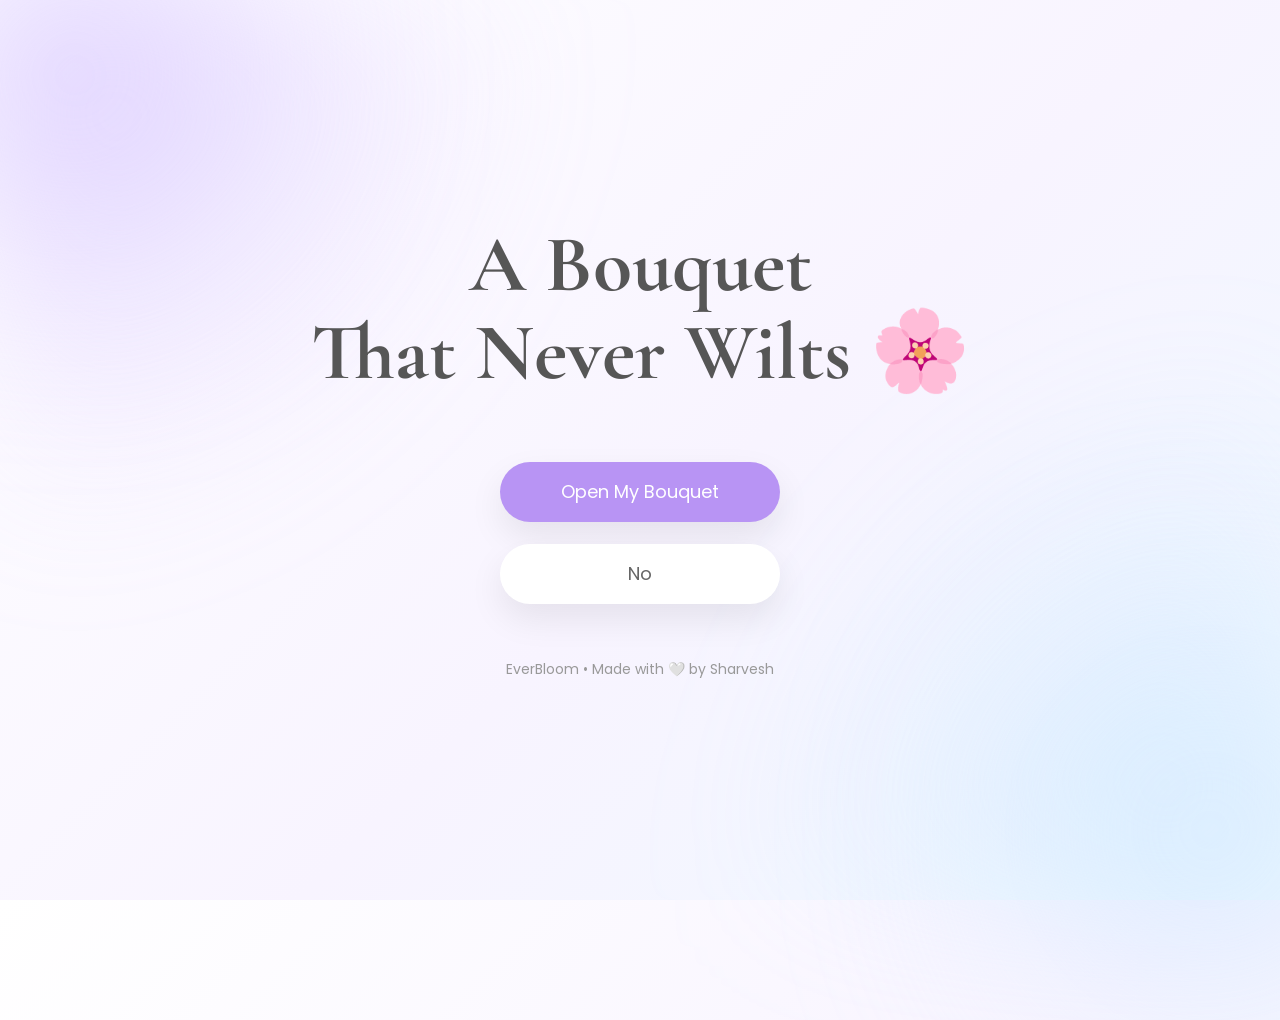
<file: index.html>
<!DOCTYPE html>
<html lang="en">

<head>

    <meta charset="UTF-8">
    <meta name="viewport" content="width=device-width, initial-scale=1.0">

    <title>A Bouquet That Never Wilts 🌸</title>

    <!-- Favicon -->
    <link rel="icon" type="image/png" href="assets/bouquet.png">

    <!-- Google Fonts -->
    <link rel="preconnect" href="https://fonts.googleapis.com">

    <link rel="preconnect"
          href="https://fonts.gstatic.com"
          crossorigin>

    <link href="https://fonts.googleapis.com/css2?family=Cormorant+Garamond:wght@500;600;700&family=Poppins:wght@300;400;500;600&display=swap"
          rel="stylesheet">

    <!-- CSS -->
    <link rel="stylesheet" href="css/style.css">

</head>

<body>

    <!-- ==========================
            LOADING SCREEN
    =========================== -->

    <div id="loader">

        <div class="loader-content">

            <img src="assets/bouquet.png"
                 alt="Bouquet">

            <h2>EverBloom</h2>

            <p>Preparing your bouquet...</p>

        </div>

    </div>

    <!-- ==========================
            BACKGROUND
    =========================== -->

    <div class="background"></div>

    <div class="glow glow1"></div>
    <div class="glow glow2"></div>

    <!-- Floating Petals -->
    <div id="petals"></div>

    <!-- ==========================
            HERO
    =========================== -->

    <section class="hero">

        <h1>

            A Bouquet

            <br>

            That Never Wilts 🌸

        </h1>

        <div class="buttons">

            <button id="yes">

                Open My Bouquet

            </button>

            <button id="no">

                No

            </button>

        </div>

        <p class="footer">

            EverBloom • Made with 🤍 by Sharvesh

        </p>

    </section>

    <!-- JavaScript -->
    <script src="js/app.js"></script>

</body>

</html>
</file>
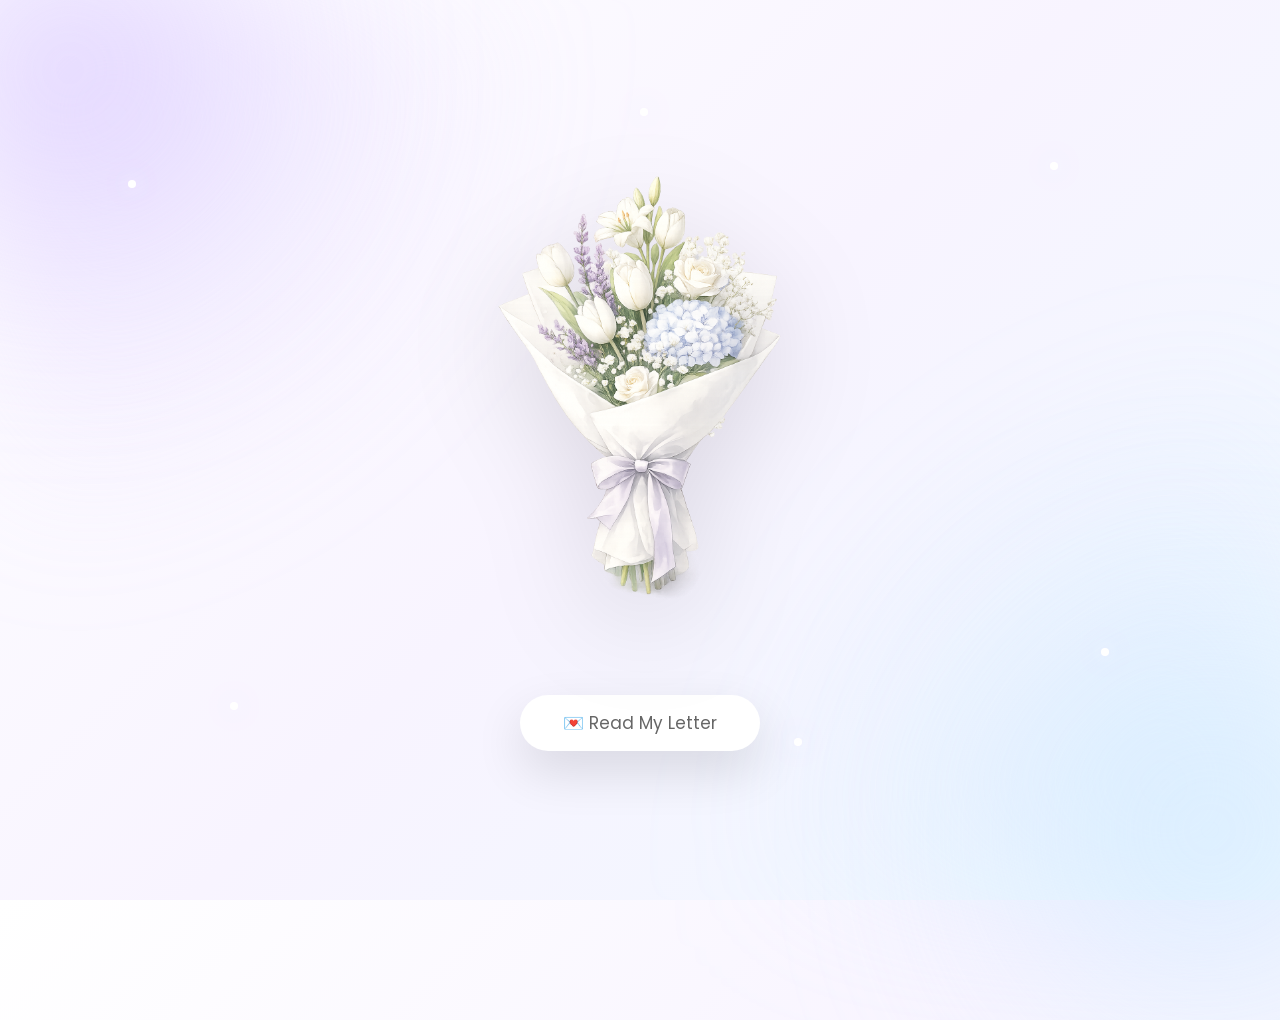
<file: bouquet.html>
<!DOCTYPE html>
<html lang="en">

<head>

    <meta charset="UTF-8">

    <meta name="viewport"
          content="width=device-width, initial-scale=1.0">

    <title>EverBloom • Bouquet</title>

    <link rel="icon"
          type="image/png"
          href="assets/bouquet.png">

    <!-- Fonts -->

    <link rel="preconnect"
          href="https://fonts.googleapis.com">

    <link rel="preconnect"
          href="https://fonts.gstatic.com"
          crossorigin>

    <link href="https://fonts.googleapis.com/css2?family=Cormorant+Garamond:wght@500;600;700&family=Poppins:wght@300;400;500;600&display=swap"
          rel="stylesheet">

    <link rel="stylesheet"
          href="css/bouquet.css">

</head>

<body>

    <!-- Background -->

    <div class="background"></div>

    <div class="glow glow-left"></div>

    <div class="glow glow-right"></div>

    <!-- Floating Petals -->

    <div id="petals"></div>

    <!-- Sparkles -->

    <div class="sparkles">

        <span></span>
        <span></span>
        <span></span>
        <span></span>
        <span></span>
        <span></span>

    </div>

    <!-- Main -->

    <main class="hero">

        <div class="bouquet-container">

            <img
                id="bouquet"
                src="assets/bouquet.png"
                alt="Bouquet">

        </div>

        <button id="letterBtn">

            💌 Read My Letter

        </button>

    </main>

    <!-- Letter -->

    <div id="overlay">

        <div id="letter">

            <button id="close">

                ✕

            </button>

            <h1>

                For You 🌸

            </h1>

            <div class="letter-text">

                <p>

                    Flowers are meant to be admired,

                    but they eventually fade.

                </p>

                <br>

                <p>

                    So here's a bouquet

                    that never smells,

                    never spoils,

                    and stays in your hands forever.

                </p>

                <br><br>

                <div class="signature">

                    — Sharvesh 

                </div>

            </div>

        </div>

    </div>

    <script src="js/bouquet.js"></script>

</body>

</html>
</file>
<file: css/style.css>
/* ===================================================
   EVERBLOOM
   STYLE.CSS
   PART 1
=================================================== */

*{
    margin:0;
    padding:0;
    box-sizing:border-box;
}

:root{

    --white:#ffffff;
    --lavender:#f7f2ff;
    --lavender-dark:#b894f4;
    --blue:#edf7ff;
    --text:#565656;

}

html{

    scroll-behavior:smooth;

}

body{

    width:100%;
    height:100vh;

    overflow:hidden;

    position:relative;

    display:flex;
    justify-content:center;
    align-items:center;

    font-family:'Poppins',sans-serif;

    background:
    linear-gradient(
        135deg,
        #ffffff 0%,
        #f8f4ff 55%,
        #eef8ff 100%
    );

    transition:
    opacity .6s ease,
    transform .6s ease;

}

/* =====================================
      LOADING SCREEN
===================================== */

#loader{

    position:fixed;

    inset:0;

    background:white;

    display:flex;

    justify-content:center;

    align-items:center;

    z-index:9999;

    transition:.8s;

}

#loader.hide{

    opacity:0;

    visibility:hidden;

}

.loader-content{

    text-align:center;

}

.loader-content img{

    width:110px;

    animation:loaderFloat 2.5s ease-in-out infinite;

}

.loader-content h2{

    margin-top:18px;

    font-family:'Cormorant Garamond',serif;

    font-size:42px;

    color:#666;

}

.loader-content p{

    margin-top:10px;

    color:#999;

    font-size:15px;

}

/* =====================================
      BACKGROUND
===================================== */

.background{

    position:absolute;

    inset:0;

    z-index:-5;

    background:

    radial-gradient(circle at top left,
    rgba(211,190,255,.55),
    transparent 35%),

    radial-gradient(circle at bottom right,
    rgba(188,223,255,.45),
    transparent 35%);

    filter:blur(70px);

}

.glow{

    position:absolute;

    border-radius:50%;

    filter:blur(120px);

    opacity:.5;

}

.glow1{

    width:350px;
    height:350px;

    background:#d5c4ff;

    top:-100px;
    left:-100px;

}

.glow2{

    width:380px;
    height:380px;

    background:#d5ebff;

    right:-120px;
    bottom:-120px;

}

/* =====================================
      HERO
===================================== */

.hero{

    text-align:center;

    z-index:10;

    animation:heroFade 1.5s ease;

}

.hero h1{

    font-family:'Cormorant Garamond',serif;

    font-size:5rem;

    line-height:1.1;

    color:var(--text);

    margin-bottom:65px;

}

/* =====================================
      BUTTONS
===================================== */

.buttons{

    display:flex;

    flex-direction:column;

    gap:22px;

    align-items:center;

    position:relative;

}

button{

    width:280px;

    height:60px;

    border:none;

    border-radius:50px;

    font-size:18px;

    cursor:pointer;

    transition:.35s;

    font-family:'Poppins',sans-serif;

    box-shadow:

    0 15px 35px rgba(0,0,0,.08);

}

#yes{

    background:#b894f4;

    color:white;

}

#yes:hover{

    transform:translateY(-4px);

    box-shadow:

    0 22px 45px rgba(184,148,244,.35);

}

#no{

    background:white;

    color:#666;

}

/* =====================================
      FOOTER
===================================== */

.footer{

    margin-top:55px;

    color:#999;

    font-size:14px;

}
/* =====================================
      PETALS
===================================== */

#petals{

    position:fixed;

    inset:0;

    pointer-events:none;

    overflow:hidden;

    z-index:2;

}

.petal{

    position:absolute;

    top:-40px;

    animation:fall linear forwards;

}

/* =====================================
      PAGE TRANSITION
===================================== */

body.fade-out{

    opacity:0;

    transform:scale(.97);

}

/* =====================================
      ANIMATIONS
===================================== */

@keyframes heroFade{

    from{

        opacity:0;

        transform:
        translateY(50px);

    }

    to{

        opacity:1;

        transform:
        translateY(0);

    }

}

@keyframes loaderFloat{

    0%{

        transform:
        translateY(0);

    }

    50%{

        transform:
        translateY(-12px);

    }

    100%{

        transform:
        translateY(0);

    }

}

@keyframes fall{

    0%{

        transform:
        translateY(-60px)
        rotate(0deg);

    }

    100%{

        transform:
        translateY(110vh)
        rotate(360deg);

    }

}

/* =====================================
      BUTTON EFFECTS
===================================== */

button:active{

    transform:scale(.97);

}

button:focus{

    outline:none;

}

/* =====================================
      SCROLLBAR
===================================== */

::-webkit-scrollbar{

    display:none;

}

/* =====================================
      MOBILE
===================================== */

@media(max-width:900px){

.hero h1{

font-size:3.8rem;

margin-bottom:50px;

padding:0 20px;

}

button{

width:250px;

height:56px;

font-size:17px;

}

.footer{

padding:0 20px;

}

.loader-content img{

width:90px;

}

.loader-content h2{

font-size:34px;

}

}

@media(max-width:600px){

.hero{

padding:20px;

}

.hero h1{

font-size:2.8rem;

line-height:1.2;

margin-bottom:40px;

}

.buttons{

gap:18px;

}

button{

width:220px;

height:52px;

font-size:15px;

}

.loader-content img{

width:75px;

}

.loader-content h2{

font-size:28px;

}

.loader-content p{

font-size:14px;

}

.footer{

font-size:12px;

margin-top:40px;

}

.glow1{

width:240px;
height:240px;

}

.glow2{

width:260px;
height:260px;

}

}
</file>
<file: css/bouquet.css>
/* ===================================================
   EVERBLOOM
   bouquet.css
   PART 1
=================================================== */

*{
    margin:0;
    padding:0;
    box-sizing:border-box;
}

:root{

    --white:#ffffff;
    --lavender:#f8f3ff;
    --blue:#eef7ff;
    --text:#555;
    --shadow:0 20px 50px rgba(0,0,0,.12);

}

html,
body{

    width:100%;
    height:100%;

}

body{

    overflow:hidden;

    font-family:'Poppins',sans-serif;

    display:flex;

    justify-content:center;

    align-items:center;

    position:relative;

    background:
    linear-gradient(
        135deg,
        #ffffff,
        #f8f4ff,
        #eef8ff
    );

}

/* ===========================
        Background
=========================== */

.background{

    position:absolute;

    inset:0;

    background:

    radial-gradient(circle at top left,
    rgba(218,201,255,.55),
    transparent 35%),

    radial-gradient(circle at bottom right,
    rgba(194,225,255,.45),
    transparent 35%);

    filter:blur(70px);

    z-index:-5;

}

.glow{

    position:absolute;

    border-radius:50%;

    filter:blur(120px);

    opacity:.55;

}

.glow-left{

    width:340px;

    height:340px;

    background:#d6c4ff;

    left:-100px;

    top:-100px;

}

.glow-right{

    width:380px;

    height:380px;

    background:#d5ecff;

    right:-120px;

    bottom:-120px;

}

/* ===========================
          Hero
=========================== */

.hero{

    width:100%;

    display:flex;

    flex-direction:column;

    justify-content:center;

    align-items:center;

    animation:heroFade 1.5s ease;

}

/* ===========================
        Bouquet
=========================== */

.bouquet-container{

    width:420px;

    display:flex;

    justify-content:center;

    align-items:center;

}

#bouquet{

    width:340px;

    user-select:none;

    pointer-events:none;

    filter:

    drop-shadow(0 30px 55px rgba(0,0,0,.12));

}

/* ===========================
      Read Letter Button
=========================== */

#letterBtn{

    margin-top:35px;

    width:240px;

    height:56px;

    border:none;

    border-radius:50px;

    cursor:pointer;

    background:white;

    color:#666;

    font-size:17px;

    font-family:'Poppins',sans-serif;

    box-shadow:var(--shadow);

    transition:.35s;

}

#letterBtn:hover{

    transform:translateY(-4px);

    box-shadow:

    0 25px 55px rgba(0,0,0,.15);

}

/* ===========================
        Sparkles
=========================== */

.sparkles{

    position:fixed;

    inset:0;

    pointer-events:none;

    overflow:hidden;

}

.sparkles span{

    position:absolute;

    width:8px;

    height:8px;

    border-radius:50%;

    background:white;

    box-shadow:

    0 0 18px white,

    0 0 35px #cdb8ff;

}

.sparkles span:nth-child(1){

left:10%;
top:20%;

}

.sparkles span:nth-child(2){

left:82%;
top:18%;

}

.sparkles span:nth-child(3){

left:18%;
top:78%;

}

.sparkles span:nth-child(4){

left:86%;
top:72%;

}

.sparkles span:nth-child(5){

left:50%;
top:12%;

}

.sparkles span:nth-child(6){

left:62%;
top:82%;

}

/* ===========================
        Petals
=========================== */

#petals{

    position:fixed;

    inset:0;

    pointer-events:none;

    overflow:hidden;

}

.petal{

    position:absolute;

    top:-40px;

}

/* ===========================
        Animations
=========================== */

@keyframes heroFade{

    from{

        opacity:0;

        transform:

        translateY(50px);

    }

    to{

        opacity:1;

        transform:

        translateY(0);

    }

}
/* ===================================================
   EVERBLOOM
   bouquet.css
   PART 2
=================================================== */

/* ===========================
      Floating Bouquet
=========================== */

#bouquet{

    animation:floatBouquet 6s ease-in-out infinite;

}

@keyframes floatBouquet{

    0%{

        transform:translateY(0);

    }

    50%{

        transform:translateY(-12px);

    }

    100%{

        transform:translateY(0);

    }

}

/* ===========================
      Sparkle Animation
=========================== */

.sparkles span{

    animation:sparkle 5s ease-in-out infinite;

}

.sparkles span:nth-child(2){

    animation-delay:1s;

}

.sparkles span:nth-child(3){

    animation-delay:2s;

}

.sparkles span:nth-child(4){

    animation-delay:3s;

}

.sparkles span:nth-child(5){

    animation-delay:4s;

}

.sparkles span:nth-child(6){

    animation-delay:5s;

}

@keyframes sparkle{

    0%{

        opacity:0;

        transform:scale(.3);

    }

    50%{

        opacity:1;

        transform:scale(1.2);

    }

    100%{

        opacity:0;

        transform:scale(.3);

    }

}

/* ===========================
      Letter Overlay
=========================== */

#overlay{

    position:fixed;

    inset:0;

    display:flex;

    justify-content:center;

    align-items:center;

    background:rgba(255,255,255,.45);

    backdrop-filter:blur(12px);

    opacity:0;

    visibility:hidden;

    transition:.4s;

    z-index:999;

}

#overlay.show{

    opacity:1;

    visibility:visible;

}

/* ===========================
      Letter Card
=========================== */

#letter{

    width:650px;

    max-width:90%;

    background:#fffdf8;

    border-radius:28px;

    padding:55px;

    position:relative;

    transform:translateY(60px);

    transition:.45s ease;

    box-shadow:

    0 30px 80px rgba(0,0,0,.12);

}

#overlay.show #letter{

    transform:translateY(0);

}

#letter h1{

    font-family:'Cormorant Garamond',serif;

    font-size:52px;

    color:#555;

    text-align:center;

    margin-bottom:35px;

}

.letter-text{

    text-align:center;

    line-height:2;

    font-size:18px;

    color:#666;

}

.signature{

    margin-top:45px;

    font-size:28px;

    font-family:'Cormorant Garamond',serif;

}

/* ===========================
      Close Button
=========================== */

#close{

    position:absolute;

    top:18px;

    right:22px;

    background:none;

    border:none;

    font-size:28px;

    cursor:pointer;

    color:#777;

    transition:.3s;

}

#close:hover{

    transform:rotate(90deg);

}

/* ===========================
      Falling Petals
=========================== */

@keyframes fall{

    from{

        transform:
        translateY(-60px)
        rotate(0deg);

    }

    to{

        transform:
        translateY(110vh)
        rotate(360deg);

    }

}

/* ===========================
      Mobile
=========================== */

@media(max-width:768px){

.bouquet-container{

width:100%;

}

#bouquet{

width:250px;

}

#letterBtn{

width:220px;

height:52px;

font-size:15px;

margin-top:25px;

}

#letter{

padding:35px 25px;

}

#letter h1{

font-size:38px;

}

.letter-text{

font-size:16px;

line-height:1.8;

}

.signature{

font-size:24px;

}

.glow-left{

width:220px;
height:220px;

}

.glow-right{

width:240px;
height:240px;

}

}
</file>
